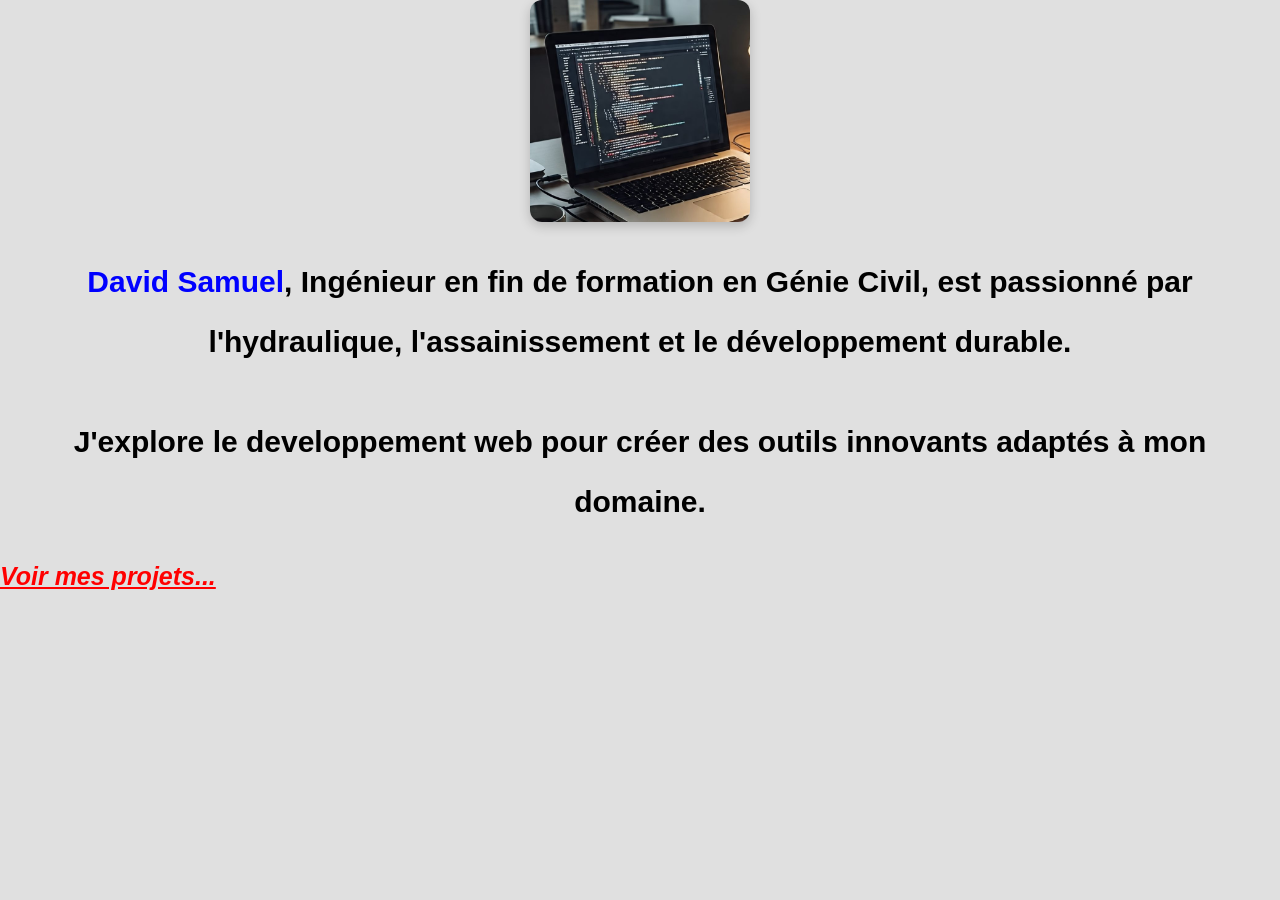
<file: index.html>
<!DOCTYPE html>
<html lang="fr">
<head>
    <meta charset="UTF-8">
    <meta name="viewport" content="width=device-width, initial-scale=1.0">
    <title>Mon Portfolio</title>
    <link rel="stylesheet" href="styles.css">
</head>
<body>
    <img src="img2.jpg" alt="Photo" class="photo-profile">
 <p class="contenue"><span class="important">David Samuel</span>, Ingénieur en fin de formation en Génie Civil, est passionné par l'hydraulique, l'assainissement et le développement durable.</p>
 <p class="contenue">J'explore le developpement web pour créer des outils innovants adaptés à mon domaine.</p>
 <a href="projects.html" class="question">Voir mes projets...</a>
</body>
</html>
</file>
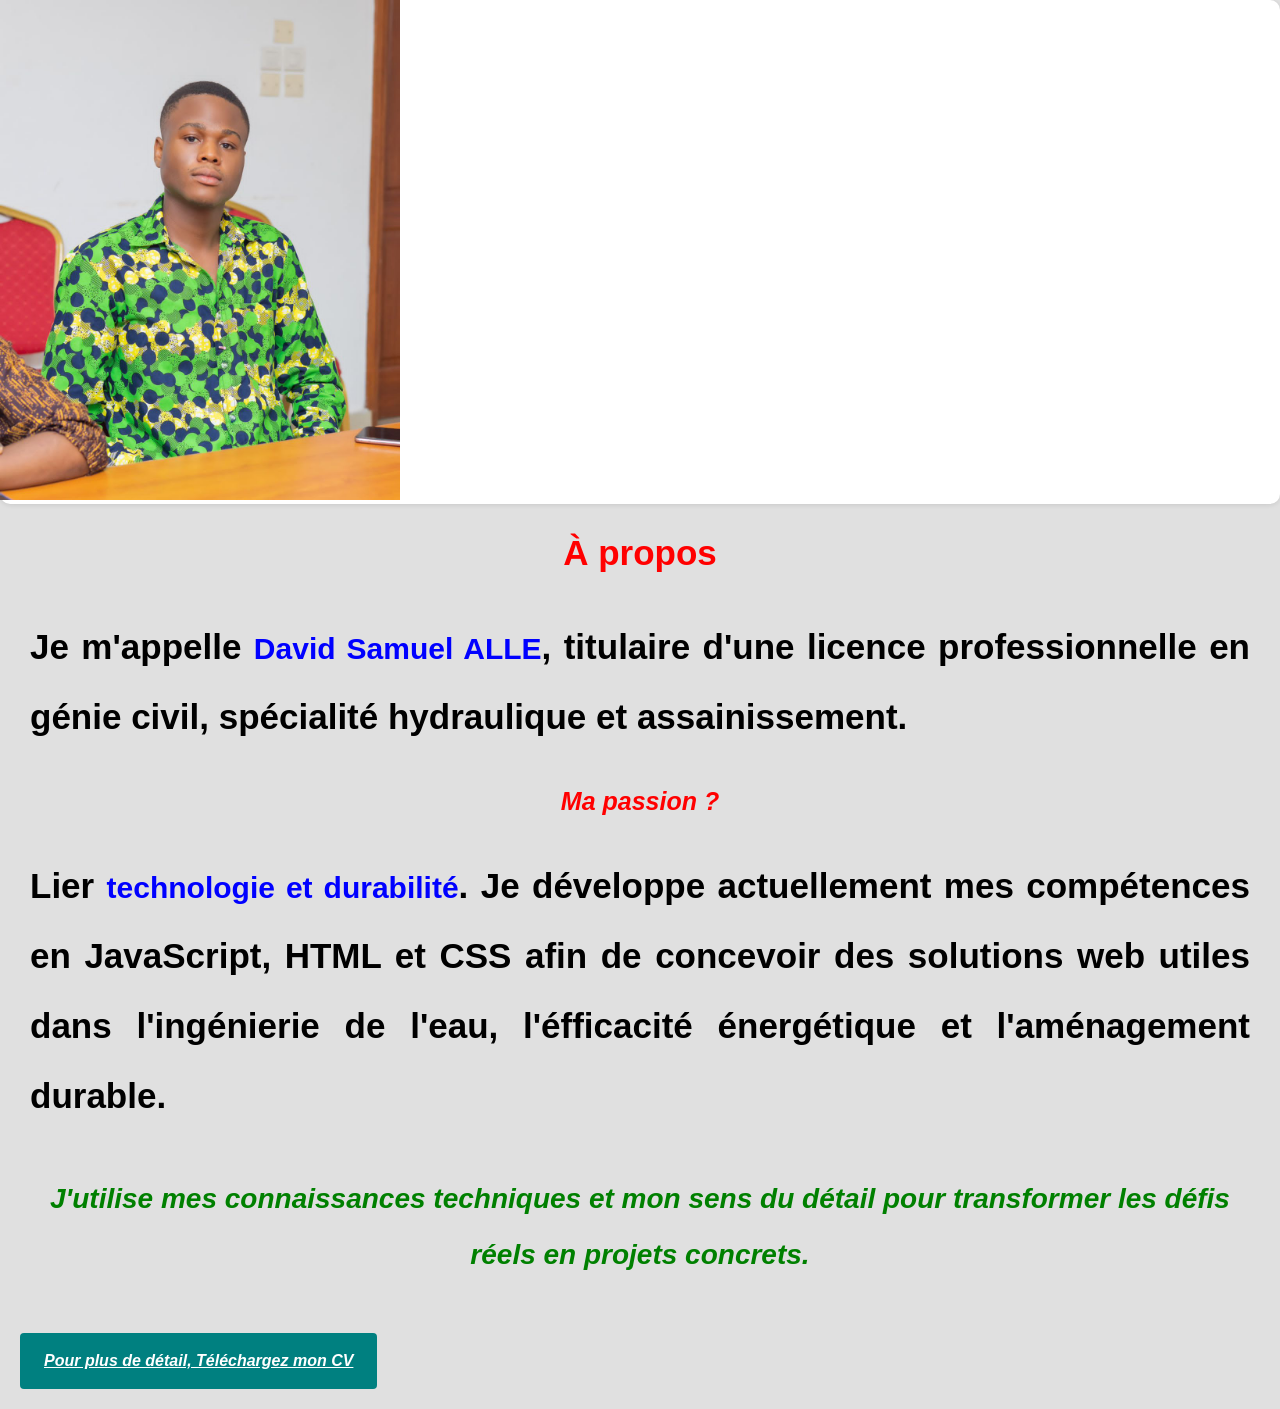
<file: about.html>
<!DOCTYPE html>
<html lang="fr">
<head>
    <meta charset="UTF-8">
    <meta name="viewport" content="width=device-width, initial-scale=1.0">
    <title>A propos</title>
    <link rel="stylesheet" href="styles.css">
</head>
<body>
    <section class="a-propos">
  <img src="image.jpg" alt="Photo de profil de David Samuel">
</section>
    <section class="zone-texte">
    <h2 class="titrage">À propos</h2>
    <p class="titrage1">Je m'appelle <span class="important">David Samuel ALLE</span>, titulaire d'une licence professionnelle en génie civil, spécialité hydraulique et assainissement.</p>
    <p class="question">Ma passion ?</p>
    <p class="titrage1"> Lier <span class="important">technologie et durabilité</span>. Je développe actuellement mes compétences en JavaScript, HTML et CSS afin de concevoir des solutions web utiles dans l'ingénierie de l'eau, l'éfficacité énergétique et l'aménagement durable.</p>
    <p class="final">J'utilise mes connaissances techniques et mon sens du détail pour transformer les défis réels en projets concrets.</p>
    <a href="cv.pdf" class="btn">Pour plus de détail, Téléchargez mon CV</a>
</section>
</body>
</html>
</file>
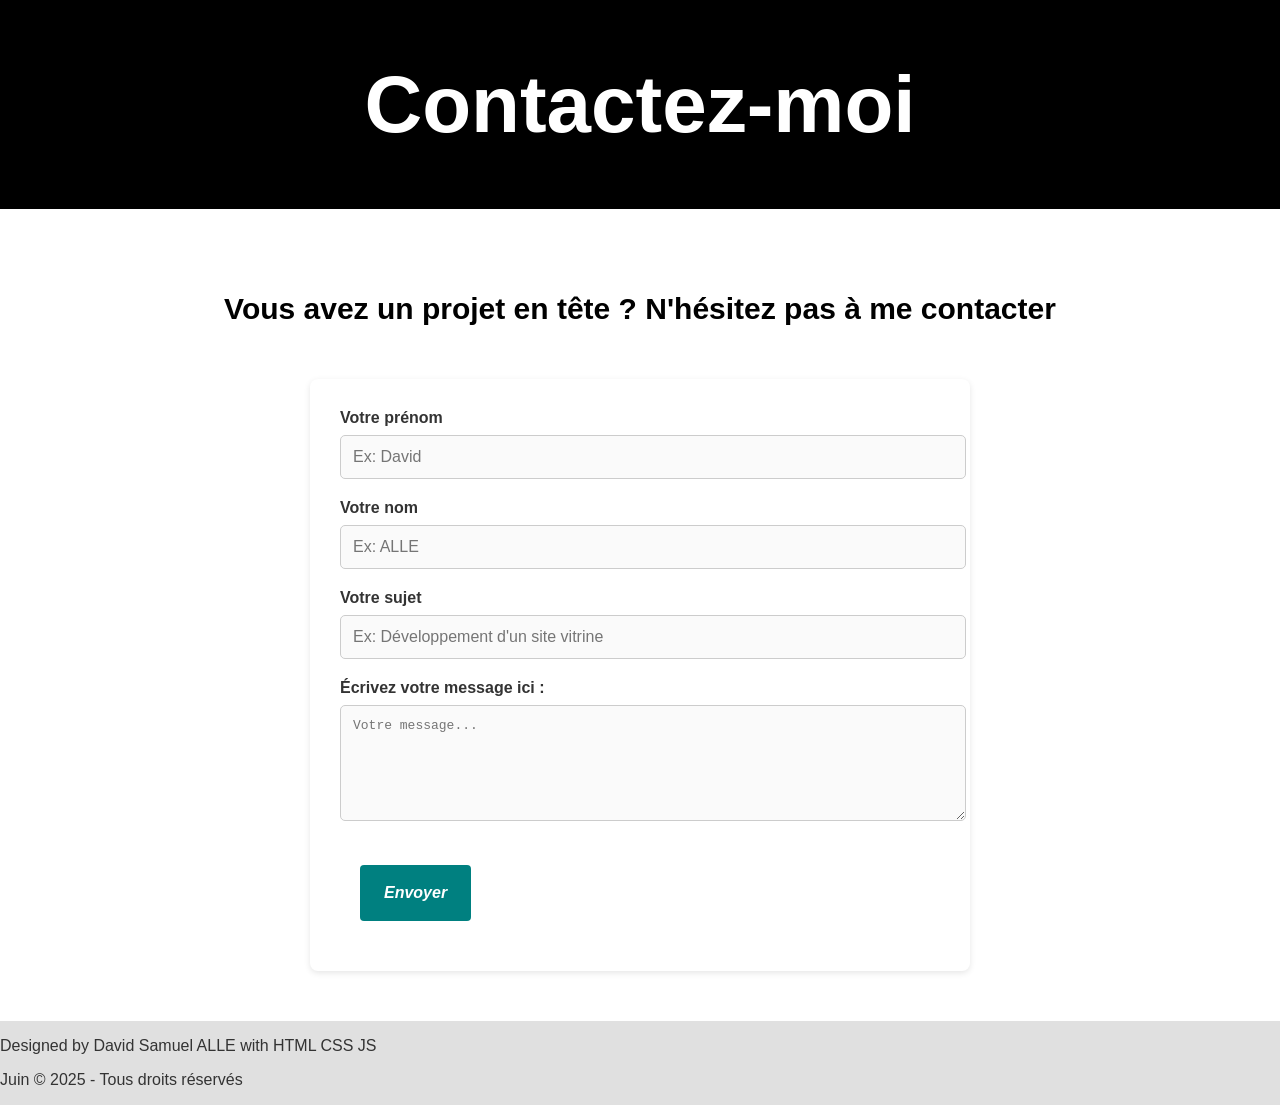
<file: contact.html>
<!DOCTYPE html>
<html lang="fr">
<head>
    <meta charset="UTF-8">
    <meta name="viewport" content="width=device-width, initial-scale=1.0">
    <title>Mon Portfolio</title>
    <link rel="stylesheet" href="styles.css">
</head>
<body>
     <header>
        <h1>Contactez-moi</h1>
    </header>
<section class="contact">
  <h2 class="niveau">Vous avez un projet en tête ? N'hésitez pas à me contacter</h2>
  <form class="formulaire-contact">
    <div class="champ-formulaire">
      <label for="prenom">Votre prénom</label>
      <input type="text" id="prenom" name="prenom" placeholder="Ex: David" required>
    </div>
    <div class="champ-formulaire">
      <label for="nom">Votre nom</label>
      <input type="text" id="nom" name="nom" placeholder="Ex: ALLE" required>
    </div>
    <div class="champ-formulaire">
      <label for="sujet">Votre sujet</label>
      <input type="text" id="sujet" name="sujet" placeholder="Ex: Développement d'un site vitrine" required>
    </div>
    <div class="champ-formulaire">
      <label for="message">Écrivez votre message ici :</label>
      <textarea id="message" name="message" rows="6" placeholder="Votre message..." required></textarea>
    </div>
    <button type="submit" class="btn">Envoyer</button>
  </form>
</section>
<footer>
    <p>Designed by David Samuel ALLE with HTML CSS JS</p>
    <p>Juin © 2025 - Tous droits réservés</p>
</footer>
</body>
</html>
</file>
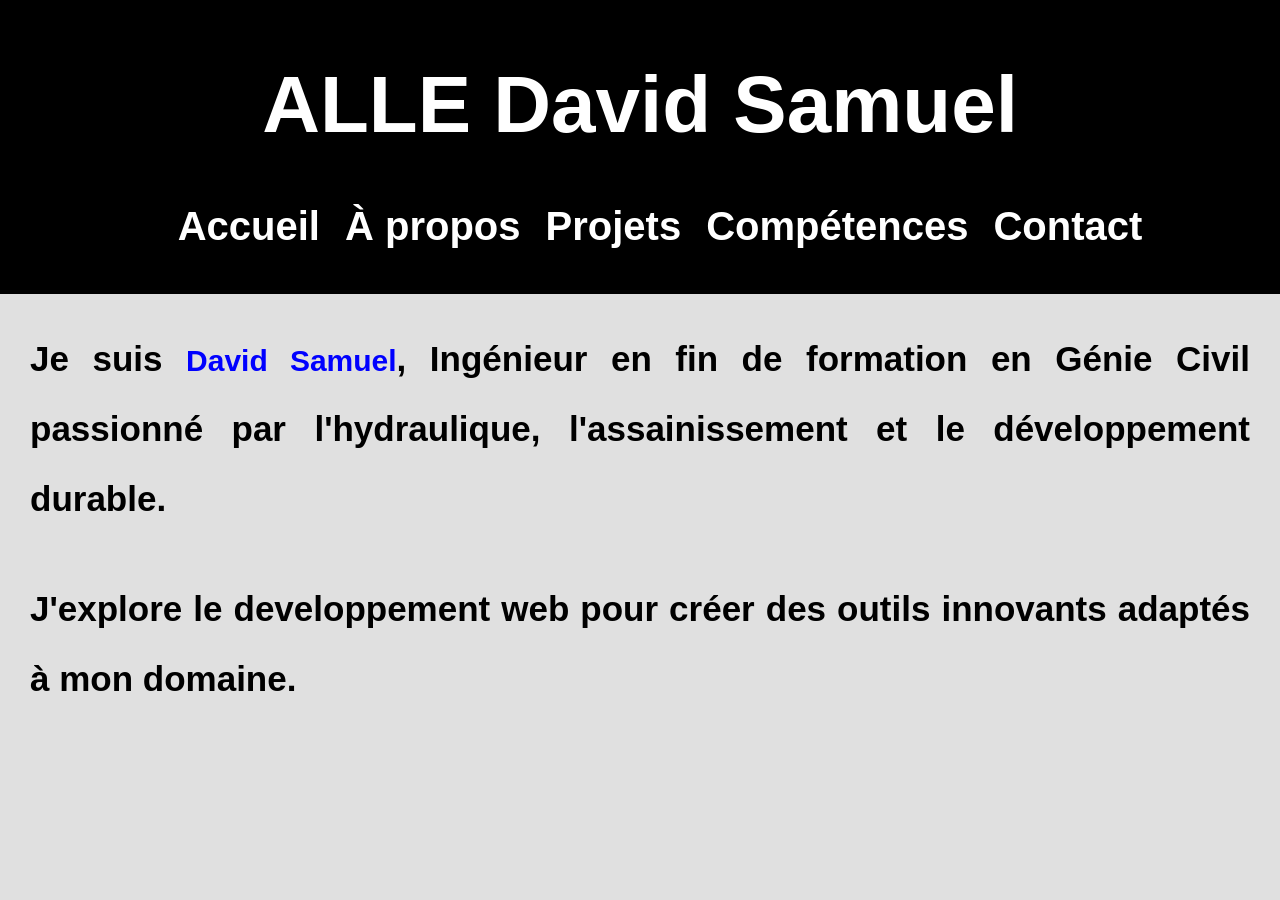
<file: Portfolio.html>
<!DOCTYPE html>
<html lang="fr">
<head>
    <meta charset="UTF-8">
    <meta name="viewport" content="width=device-width, initial-scale=1.0">
    <title>Mon Portfolio</title>
    <link rel="stylesheet" href="styles.css">
</head>
<body>
    <header>
        <h1>ALLE David Samuel</h1>
        <nav>
            <ul>
                <li><a href="index.html">Accueil</a></li>
                <li><a href="about.html">À propos</a></li>
                <li><a href="projects.html">Projets</a></li>
                <li><a href="skills.html">Compétences</a></li>
                <li><a href="contact.html">Contact</a></li>
            </ul>
        </nav>
    </header>
 <p class="titrage1">Je suis <span class="important">David Samuel</span>, Ingénieur en fin de formation en Génie Civil passionné par l'hydraulique, l'assainissement et le développement durable.</p>
   <p class="titrage1">J'explore le developpement web pour créer des outils innovants adaptés à mon domaine.</p>
</body>
</html>
</file>
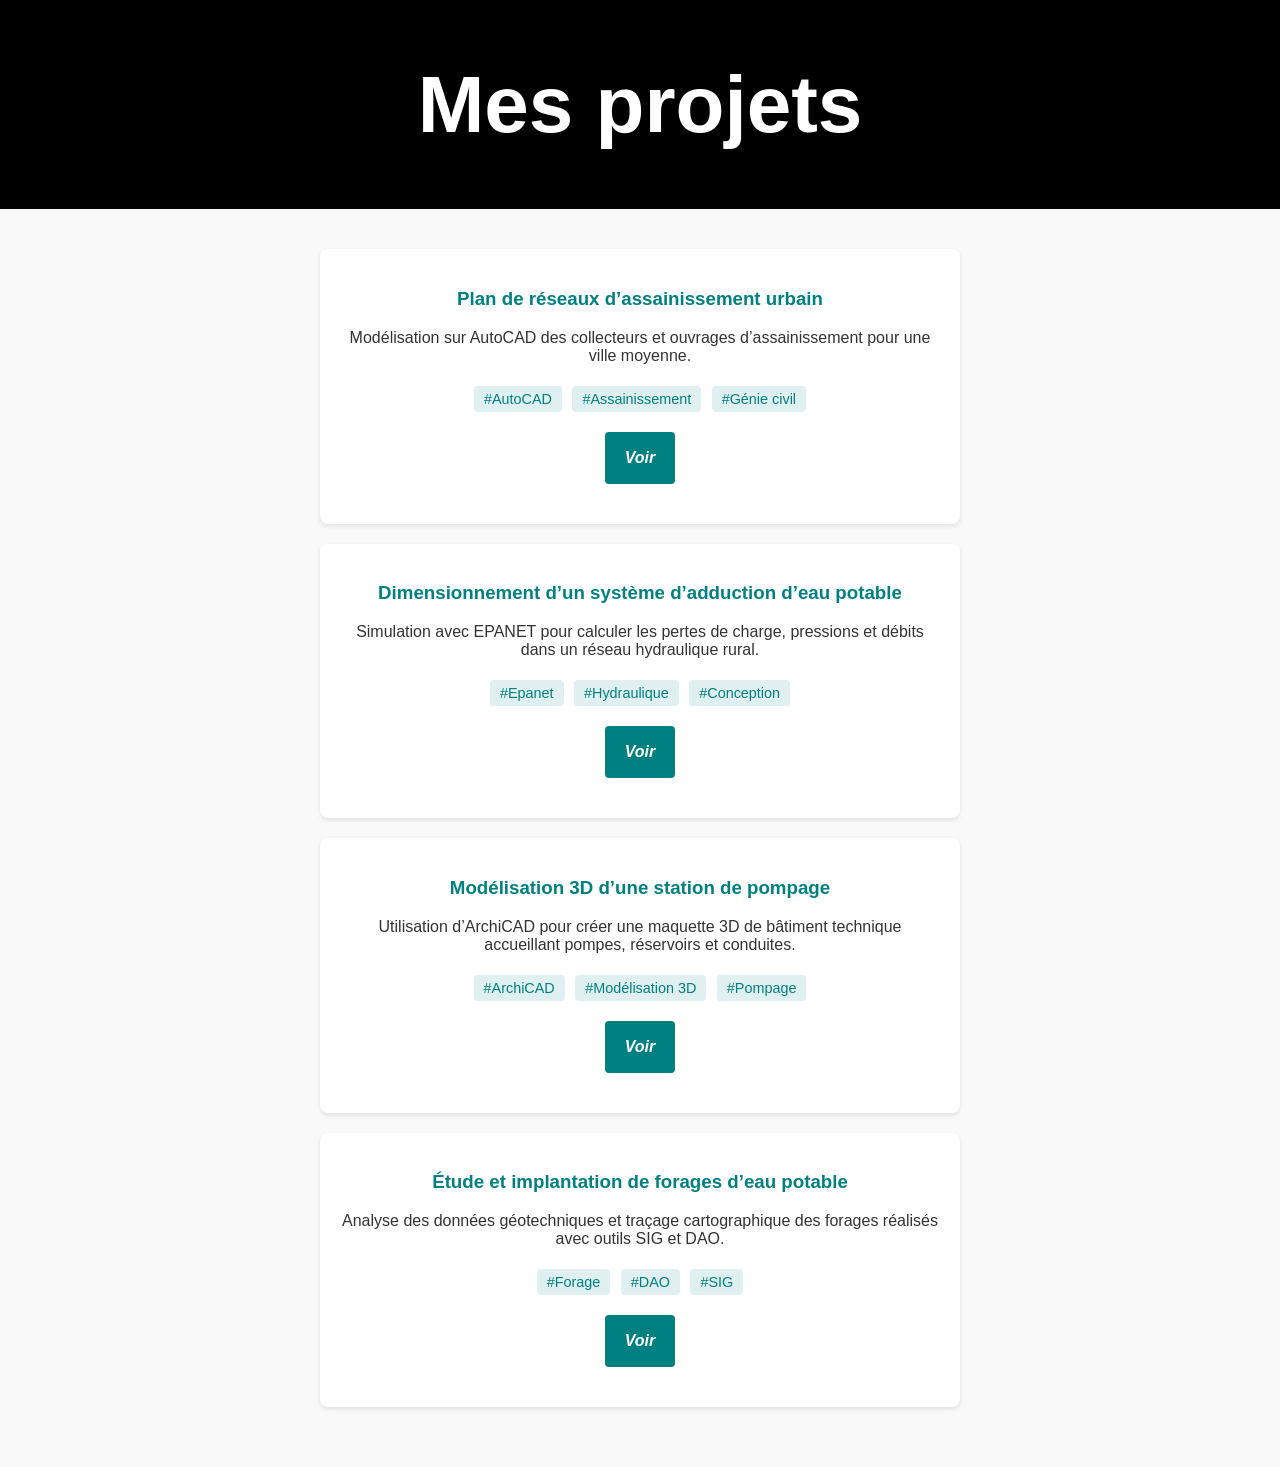
<file: projects.html>
<!DOCTYPE html>
<html lang="fr">
<head>
    <meta charset="UTF-8">
    <meta name="viewport" content="width=device-width, initial-scale=1.0">
    <title>Projet</title>
    <link rel="stylesheet" href="styles.css">
</head>
<body>
    <header>
        <h1>Mes projets</h1>
    </header>
<section class="projets">
  <div class="carte-projet">
    <h3>Plan de réseaux d’assainissement urbain</h3>
    <p>Modélisation sur AutoCAD des collecteurs et ouvrages d’assainissement pour une ville moyenne.</p>
    <div class="tags">
      <span>#AutoCAD</span>
      <span>#Assainissement</span>
      <span>#Génie civil</span>
    </div>
    <a href="#" class="btn">Voir</a>
  </div>
  <div class="carte-projet">
    <h3>Dimensionnement d’un système d’adduction d’eau potable</h3>
    <p>Simulation avec EPANET pour calculer les pertes de charge, pressions et débits dans un réseau hydraulique rural.</p>
    <div class="tags">
      <span>#Epanet</span>
      <span>#Hydraulique</span>
      <span>#Conception</span>
    </div>
    <a href="#" class="btn">Voir</a>
  </div>
  <div class="carte-projet">
    <h3>Modélisation 3D d’une station de pompage</h3>
    <p>Utilisation d’ArchiCAD pour créer une maquette 3D de bâtiment technique accueillant pompes, réservoirs et conduites.</p>
    <div class="tags">
      <span>#ArchiCAD</span>
      <span>#Modélisation 3D</span>
      <span>#Pompage</span>
    </div>
    <a href="#" class="btn">Voir</a>
  </div>
  <div class="carte-projet">
    <h3>Étude et implantation de forages d’eau potable</h3>
    <p>Analyse des données géotechniques et traçage cartographique des forages réalisés avec outils SIG et DAO.</p>
    <div class="tags">
      <span>#Forage</span>
      <span>#DAO</span>
      <span>#SIG</span>
    </div>
    <a href="#" class="btn">Voir</a>
  </div>
</section>
</body>
</html>
</file>
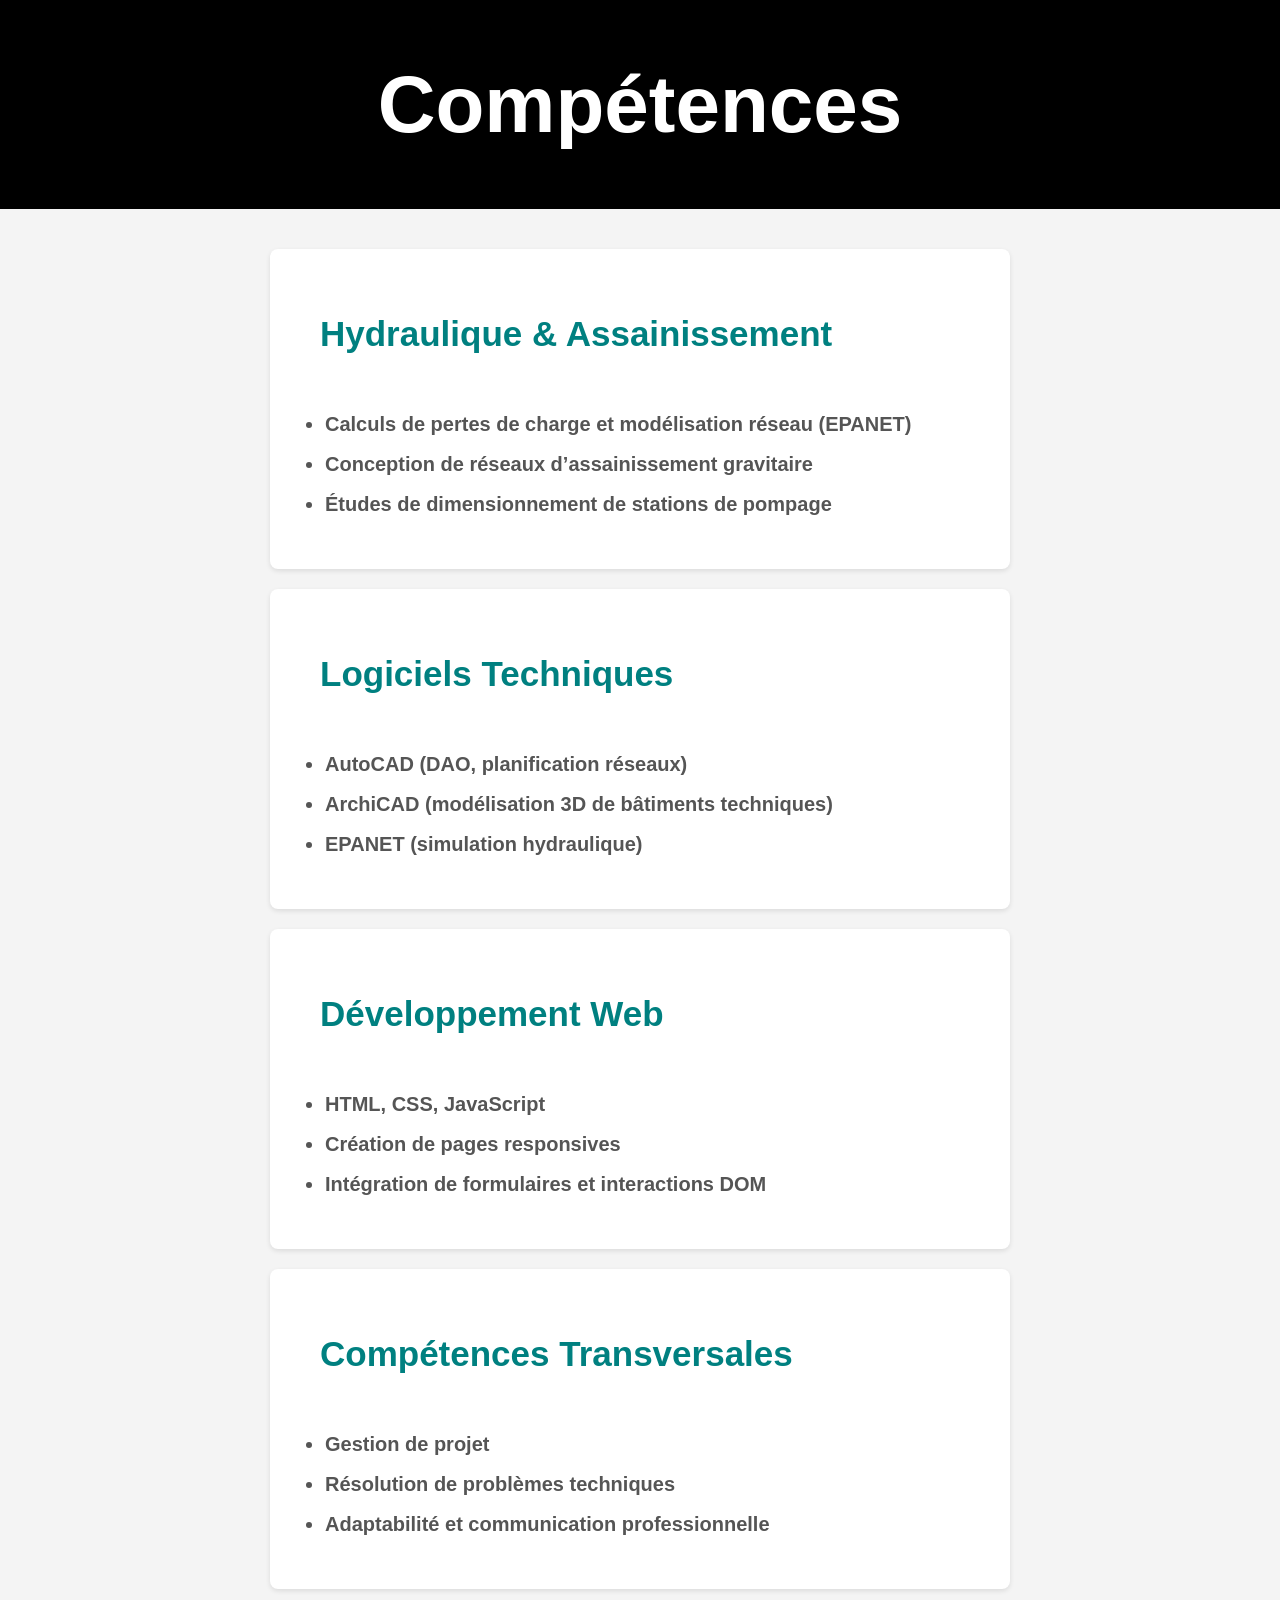
<file: skills.html>
<!DOCTYPE html>
<html lang="fr">
<head>
    <meta charset="UTF-8">
    <meta name="viewport" content="width=device-width, initial-scale=1.0">
    <title>Mon Portfolio</title>
    <link rel="stylesheet" href="styles.css">
</head>
<body>
     <header>
        <h1>Compétences</h1>
    </header>
<section class="competences">
  <div class="carte-competence">
    <h3 class="titrage1">Hydraulique & Assainissement</h3>
    <ul class="contenues">
      <li>Calculs de pertes de charge et modélisation réseau (EPANET)</li>
      <li>Conception de réseaux d’assainissement gravitaire</li>
      <li>Études de dimensionnement de stations de pompage</li>
    </ul>
  </div>
  <div class="carte-competence">
    <h3 class="titrage1">Logiciels Techniques</h3>
    <ul class="contenues">
      <li>AutoCAD (DAO, planification réseaux)</li>
      <li>ArchiCAD (modélisation 3D de bâtiments techniques)</li>
      <li>EPANET (simulation hydraulique)</li>
    </ul>
  </div>
  <div class="carte-competence">
    <h3 class="titrage1">Développement Web</h3>
    <ul class="contenues">
      <li>HTML, CSS, JavaScript</li>
      <li>Création de pages responsives</li>
      <li>Intégration de formulaires et interactions DOM</li>
    </ul>
  </div>
  <div class="carte-competence">
    <h3 class="titrage1">Compétences Transversales</h3>
    <ul class="contenues">
      <li>Gestion de projet</li>
      <li>Résolution de problèmes techniques</li>
      <li>Adaptabilité et communication professionnelle</li>
    </ul>
  </div>
</section>
</body>
</html>
</file>
<file: styles.css>
body {
  background-color: #e0e0e0; 
  margin: 0;
  font-family: Arial, sans-serif;
  color: #333;
}
header {
    background-color: black;
    color: white;
    padding: 5px;
    text-align: center;
    font-size: 40px;
}
.photo-profile {
  width: 220px;
  border-radius: 12px;
  box-shadow: 0 4px 12px rgba(0,0,0,0.2);
  margin-bottom: 20px;
  display: block;
  margin-left: auto;
  margin-right: auto;
  transition: transform 0.3s ease;
}
.photo-profile:hover {
  transform: scale(1.05);
}
nav ul {
    list-style: none;
    display: flex;
    justify-content: center;
    gap: 25px;
}

nav ul li a {
    text-decoration: none;
    color: white;
    font-weight: bold;
    gap: 20px;
}
.titrage1 {
	color: black;
	font-weight: bold;
    text-align: justify;
    font-size: 35px;
    margin: 20px;
    padding: 10px;
    line-height: 2;
    
}
.a-propos {
  margin: 0 auto;
  padding: 0px;
  background-color: #fff;
  border-radius: 10px;
  box-shadow: 0 1px 5px rgba(0,0,0,0.1);
  text-align: left;
}
.a-propos img {
  width: 400px;
  
}

main{
     text-align: center;
     font-weight: bold;
     font-style:italic;
     font-size: 30px;
     font-family:Arial,serif;
}
.titrage {
	color: red;
	font-weight: bold;
    text-align: center;
    font-size: 35px;
}
.question {
	color: red;
	font-weight: bold;
    text-align: center;
    font-size: 25px;
    font-style:italic;
}
.final {
	color: green;
	font-weight: bold;
    text-align: center;
    font-size: 28px;
    font-style:italic;
    margin: 20px;
    padding: 10px;
    line-height: 2;
}
.btn {
	color: blue;
	font-weight: bold;
    text-align: center;
    font-size: 15px;
    font-style:italic;
    margin: 20px;
    padding: 10px;
    line-height: 2;
}
.important{
    color: blue;
	font-weight: bold;
    text-align: justify;
    font-size: 30px;
    line-height: 2;
}
.contenue {
	color: black;
	font-weight: bold;
    font-size: 30px;
    text-align: center;
    margin: 20px;
    padding: 10px;
    line-height: 2;
}
.contenues {
	color: black;
	font-weight: bold;
    font-size: 20px;
    text-align: left;
    margin: 15px;
    padding: 10px;
    line-height: 2;
}
.zone {
	color: red;
	font-weight: bold;
    text-align: justify;
    font-size: 30px;
    margin: 20px;
    padding: 10px;
    line-height: 2;
}
.projets {
    padding: 40px;
    background-color: #f9f9f9;
}
.projets h2 {
    text-align: center;
    margin-bottom: 30px;
    color: #333;
}
.carte-projet {
    background-color: white;
    border-radius: 8px;
    padding: 20px;
    margin-bottom: 20px;
    box-shadow: 0 2px 5px rgba(0,0,0,0.1);
    max-width: 600px;
    margin-left: auto;
    margin-right: auto;
    text-align: center;
}
.carte-projet h3 {
    color: #008080;
}
.carte-projet .tags span {
    display: inline-block;
    background-color: #e0f0f0;
    color: #008080;
    padding: 5px 10px;
    border-radius: 4px;
    margin: 5px 3px;
    font-size: 0.9em;
}
.carte-projet .btn {
    display: inline-block;
    margin-top: 15px;
    background-color: #008080;
    color: white;
    padding: 10px 20px;
    border-radius: 4px;
    text-decoration: none;
    transition: background 0.3s;
}
.carte-projet .btn:hover {
    background-color: #006666;
}
.competences {
  padding: 40px;
  background-color: #f4f4f4;
}
.competences h2 {
  text-align: center;
  margin-bottom: 30px;
  color: #333;
}
.carte-competence {
  background-color: white;
  border-radius: 8px;
  padding: 20px;
  margin-bottom: 20px;
  max-width: 700px;
  margin-left: auto;
  margin-right: auto;
  box-shadow: 0 2px 5px rgba(0,0,0,0.1);
}
.carte-competence h3 {
  color: #008080;
  margin-bottom: 10px;
}
.carte-competence ul {
  list-style-type: disc;
  padding-left: 20px;
  color: #555;
}
.contact {
  padding: 50px 20px;
  background-color: white;
  text-align: center;
}
.contact h2 {
  color: black;
  margin-bottom: 30px;
}
.formulaire-contact {
  max-width: 600px;
  margin: 0 auto;
  text-align: left;
  background-color: #fff;
  padding: 30px;
  border-radius: 8px;
  box-shadow: 0 2px 6px rgba(0,0,0,0.1);
}
.champ-formulaire {
  margin-bottom: 20px;
}
.champ-formulaire label {
  display: block;
  margin-bottom: 8px;
  color: #333;
  font-weight: bold;
}
.champ-formulaire input,
.champ-formulaire textarea {
  width: 100%;
  padding: 12px;
  border: 1px solid #ccc;
  border-radius: 5px;
  font-size: 1em;
  background-color: #fafafa;
}
.btn {
  display: inline-block;
  background-color: #008080;
  color: white;
  border: none;
  padding: 12px 24px;
  font-size: 1em;
  border-radius: 4px;
  cursor: pointer;
  transition: background 0.3s ease;
}
.btn:hover {
background-color: #e0e0e0
}
.niveau {
	font-weight: bold;
    font-size: 30px;
    text-align: center;
    margin: 10px;
    padding: 10px;
    line-height: 2;
    color: red;
}
</file>
